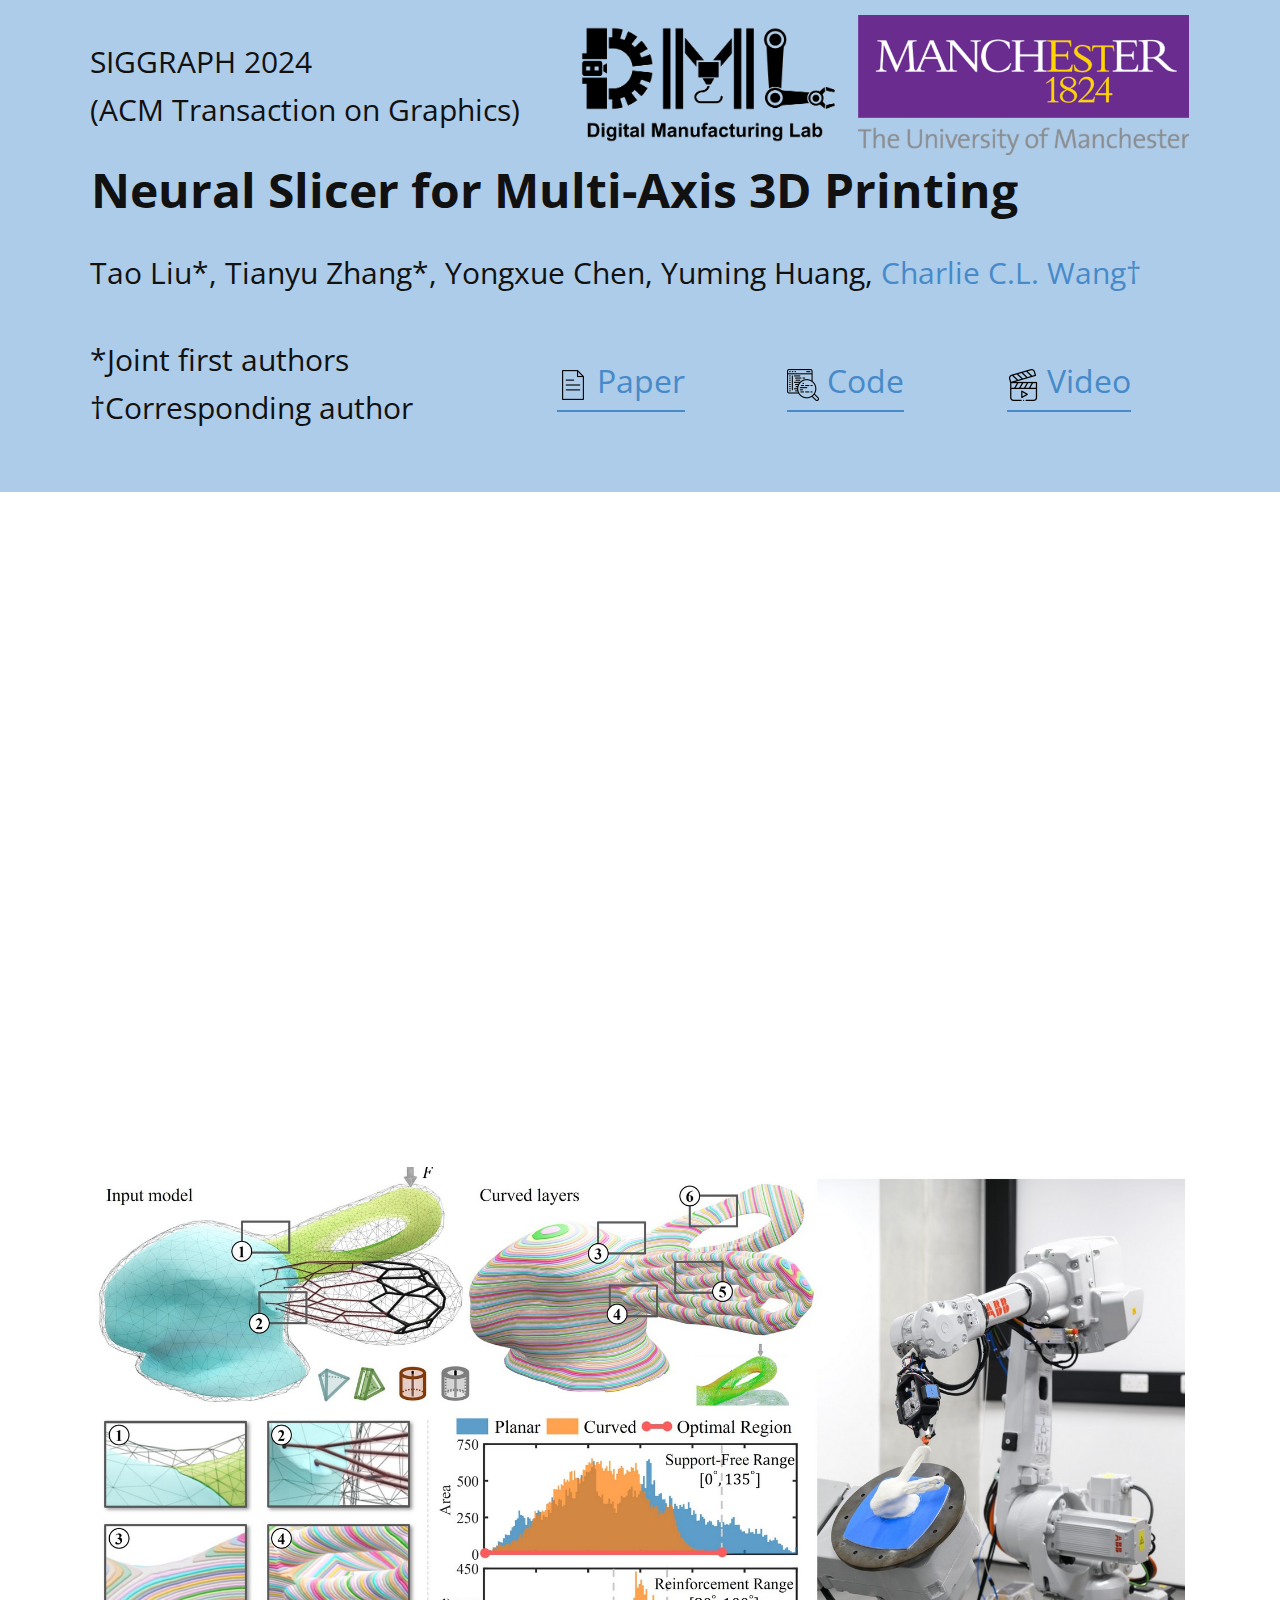
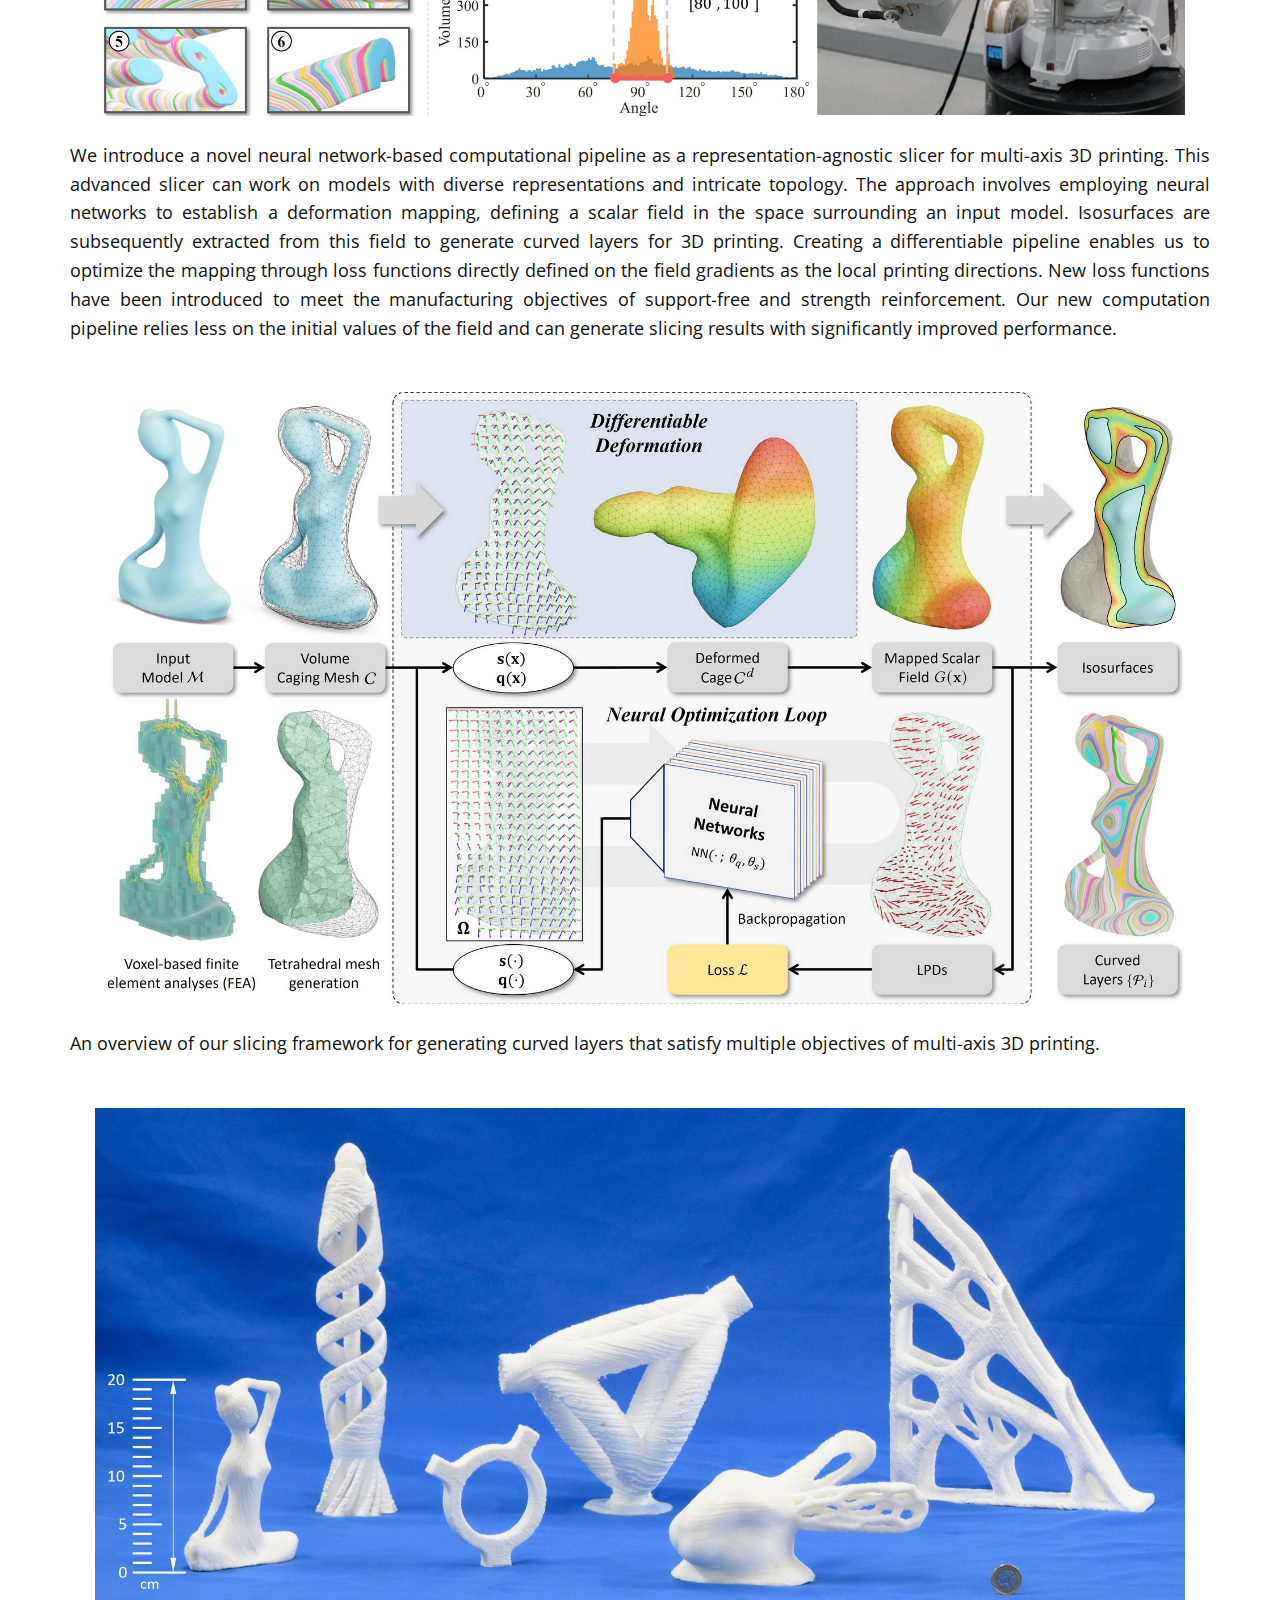
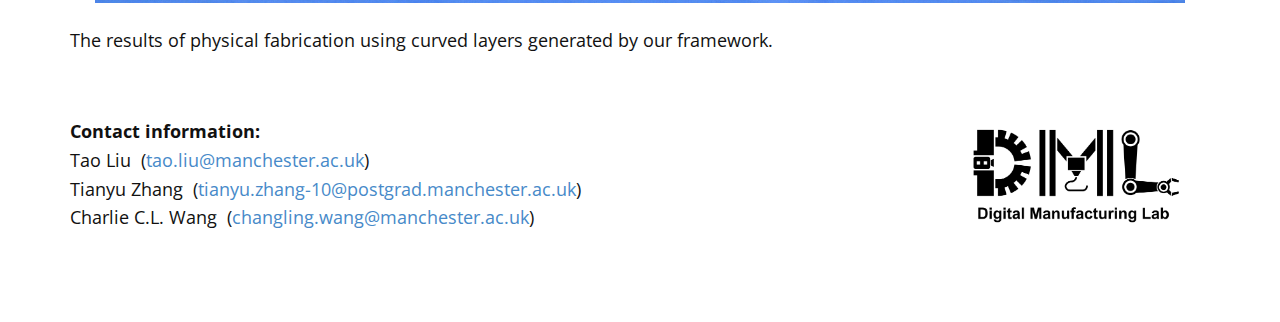
<file: index.html>
<!DOCTYPE html>
<html style="font-size: 16px;" lang="en"><head>
    <meta name="viewport" content="width=device-width, initial-scale=1.0">
    <meta charset="utf-8">
    <meta name="keywords" content="">
    <meta name="description" content="">
    <title>Home</title>
    <link rel="stylesheet" href="nicepage.css" media="screen">
<link rel="stylesheet" href="Home.css" media="screen">
    <script class="u-script" type="text/javascript" src="jquery.js" defer=""></script>
    <script class="u-script" type="text/javascript" src="nicepage.js" defer=""></script>
    <meta name="generator" content="Nicepage 6.4.0, nicepage.com">
    <link id="u-theme-google-font" rel="stylesheet" href="https://fonts.googleapis.com/css?family=Roboto:100,100i,300,300i,400,400i,500,500i,700,700i,900,900i|Open+Sans:300,300i,400,400i,500,500i,600,600i,700,700i,800,800i">

    <script type="application/ld+json">{
		"@context": "http://schema.org",
		"@type": "Organization",
		"name": ""
}</script>
    <meta name="theme-color" content="#478ac9">
    <meta property="og:title" content="Home">
    <meta property="og:type" content="website">
  <meta data-intl-tel-input-cdn-path="intlTelInput/"></head>
  <body data-path-to-root="./" data-include-products="false" class="u-body u-xl-mode" data-lang="en">
    <section class="u-clearfix u-palette-1-light-2 u-section-1" id="sec-7144">
      <div class="u-clearfix u-sheet u-valign-middle-xs u-sheet-1">
        <div class="custom-expanded u-hidden-lg u-hidden-md u-hidden-xl u-list u-list-1">
          <div class="u-repeater u-repeater-1">
            <div class="u-container-style u-list-item u-repeater-item">
              <div class="u-container-layout u-similar-container u-valign-top-sm u-container-layout-1">
                <a href="https://doi.org/10.1145/3658212" class="u-active-none u-align-center u-border-2 u-border-no-left u-border-no-right u-border-no-top u-border-palette-1-base u-btn u-button-style u-custom-item u-hover-none u-none u-btn-1"><span class="u-file-icon u-icon" data-animation-name="" data-animation-duration="0" data-animation-delay="0" data-animation-direction=""><img src="images/9119863.png" alt=""></span>&nbsp;Paper
                </a>
              </div>
            </div>
            <div class="u-container-style u-list-item u-repeater-item">
              <div class="u-container-layout u-similar-container u-valign-top-sm u-container-layout-2">
                <a href="https://github.com/RyanTaoLiu/NeuralSlicer" class="u-active-none u-align-center u-border-2 u-border-no-left u-border-no-right u-border-no-top u-border-palette-1-base u-btn u-button-style u-custom-item u-hover-none u-none u-btn-2"><span class="u-file-icon u-icon" data-animation-name="" data-animation-duration="0" data-animation-delay="0" data-animation-direction=""><img src="images/6404128.png" alt=""></span>&nbsp; Code
                </a>
              </div>
            </div>
            <div class="u-container-style u-list-item u-repeater-item">
              <div class="u-container-layout u-similar-container u-valign-top-sm u-container-layout-3">
                <a href="https://www.youtube.com/watch?v=LF1fRD7ygdE/" class="u-active-none u-align-center u-border-2 u-border-no-left u-border-no-right u-border-no-top u-border-palette-1-base u-btn u-button-style u-custom-item u-hover-none u-none u-btn-3"><span class="u-file-icon u-icon" data-animation-name="" data-animation-duration="0" data-animation-delay="0" data-animation-direction=""><img src="images/1179120.png" alt=""></span>&nbsp;Video<span style="font-size: 2rem;"></span>
                </a>
              </div>
            </div>
          </div>
        </div>
        <img class="u-hidden-md u-hidden-sm u-hidden-xs u-image u-image-default u-preserve-proportions u-image-1" src="images/manchester.png" alt="" data-image-width="1096" data-image-height="464">
        <p class="u-text u-text-default u-text-1"> Neural Slicer for Multi-Axis 3D Printing</p>
        <img class="u-hidden-md u-hidden-sm u-hidden-xs u-image u-image-contain u-image-default u-image-2" src="images/dml_logo.png" alt="" data-image-width="3427" data-image-height="1763">
        <p class="u-hidden-xs u-text u-text-default u-text-2"> SIGGRAPH 2024&nbsp;<br>(ACM Transaction on Graphics)
        </p>
        <p class="u-text u-text-3">Tao Liu*, Tianyu Zhang*, Yongxue Chen, Yuming Huang, <a href="https://mewangcl.github.io/">Charlie C.L. Wang†</a></p>
        <div class="custom-expanded data-layout-selected u-clearfix u-gutter-0 u-hidden-xs u-layout-wrap u-layout-wrap-1">
          <div class="u-layout">
            <div class="u-layout-row">
              <div class="u-container-style u-hidden-sm u-hidden-xs u-layout-cell u-size-20 u-layout-cell-1">
                <div class="u-container-layout u-valign-middle-lg u-valign-middle-md u-valign-middle-xl u-container-layout-4">
                  <a href="https://doi.org/10.1145/3658212" class="u-active-none u-align-center u-border-2 u-border-no-left u-border-no-right u-border-no-top u-border-palette-1-base u-btn u-btn-rectangle u-button-style u-hover-none u-none u-btn-4"><span class="u-file-icon u-icon"><img src="images/9119863.png" alt=""></span>&nbsp;Paper
                  </a>
                </div>
              </div>
              <div class="u-container-style u-hidden-sm u-hidden-xs u-layout-cell u-size-20 u-layout-cell-2">
                <div class="u-container-layout u-valign-middle u-container-layout-5">
                  <a href="https://github.com/RyanTaoLiu/NeuralSlicer" class="u-active-none u-align-center u-border-2 u-border-no-left u-border-no-right u-border-no-top u-border-palette-1-base u-btn u-btn-rectangle u-button-style u-hover-none u-none u-btn-5"><span class="u-file-icon u-icon"><img src="images/6404128.png" alt=""></span>&nbsp;Code
                  </a>
                </div>
              </div>
              <div class="u-container-style u-hidden-sm u-hidden-xs u-layout-cell u-size-20 u-layout-cell-3">
                <div class="u-container-layout u-valign-middle u-container-layout-6">
                  <a href="https://www.youtube.com/watch?v=LF1fRD7ygdE" class="u-active-none u-align-center u-border-2 u-border-no-left u-border-no-right u-border-no-top u-border-palette-1-base u-btn u-btn-rectangle u-button-style u-hover-none u-none u-btn-6"><span class="u-file-icon u-icon"><img src="images/1179120.png" alt=""></span>&nbsp;Video<span style="font-size: 2rem;"></span>
                  </a>
                </div>
              </div>
            </div>
          </div>
        </div>
        <p class="u-text u-text-default u-text-4"> *Joint first authors&nbsp; &nbsp; &nbsp; &nbsp;&nbsp;<br>†Corresponding author
        </p>
      </div>
    </section>
    <section class="u-clearfix u-section-2" id="sec-4021">
      <div class="u-clearfix u-sheet u-valign-middle u-sheet-1">
        <div class="u-preserve-proportions u-video u-video-contain u-video-1">
          <div class="embed-responsive embed-responsive-1">
            <iframe style="position: absolute;top: 0;left: 0;width: 100%;height: 100%;" class="embed-responsive-item" src="https://www.youtube.com/embed/LF1fRD7ygdE" frameborder="0" allowfullscreen" frameborder="1" allow="accelerometer; autoplay; clipboard-write; encrypted-media; gyroscope; picture-in-picture; web-share" referrerpolicy="strict-origin-when-cross-origin" allowfullscreen></iframe>
          </div>
        </div>
      </div>
    </section>
    <section class="u-clearfix u-section-3" id="sec-1147">
      <div class="u-clearfix u-sheet u-valign-top u-sheet-1">
        <img class="custom-expanded u-image u-image-default u-preserve-proportions u-image-1" src="images/teaser2-16.jpg" alt="" data-image-width="5027" data-image-height="2626">
        <!--<p class="u-align-justify u-text u-text-default u-text-1"> Multi-axis motion introduces more degrees of freedom into the process of 3D printing to enable different objectives of fabrication by accumulating materials layers upon curved layers. An existing challenge is how to effectively generate the curved layers satisfying multiple objectives simultaneously. This paper presents a general slicing framework for achieving multiple fabrication objectives including support free, strength reinforcement and surface quality. These objectives are formulated as local printing directions varied in the volume of a solid, which are achieved by computing the rotation-driven deformation for the input model. The height field of a deformed model is mapped into a scalar field on its original shape, the isosurfaces of which give the curved layers of multi-axis 3D printing. The deformation can be effectively optimized with the help of quaternion fields to achieve the fabrication objectives. The effectiveness of our method has been verified on a variety of models.&nbsp;</p>-->
		<p class="u-align-justify u-text u-text-default u-text-1"> We introduce a novel neural network-based computational pipeline as a representation-agnostic slicer for multi-axis 3D printing. This advanced slicer can work on models with diverse representations and intricate topology. The approach involves employing neural networks to establish a deformation mapping, defining a scalar field in the space surrounding an input model. Isosurfaces are subsequently extracted from this field to generate curved layers for 3D printing. Creating a differentiable pipeline enables us to optimize the mapping through loss functions directly defined on the field gradients as the local printing directions. New loss functions have been introduced to meet the manufacturing objectives of support-free and strength reinforcement. Our new computation pipeline relies less on the initial values of the field and can generate slicing results with significantly improved performance.&nbsp;</p>
		
      </div>
    </section>
    <section class="u-clearfix u-section-4" id="sec-c854">
      <div class="u-clearfix u-sheet u-sheet-1">
        <img class="custom-expanded u-image u-image-default u-preserve-proportions u-image-1" src="images/figure2_new.jpg" alt="" data-image-width="4414" data-image-height="2480">
        <p class="u-align-left u-text u-text-default u-text-1"> An overview of our slicing framework for generating curved layers that satisfy multiple objectives of multi-axis 3D printing.</p>
      </div>
    </section>
    <section class="u-clearfix u-section-5" id="sec-3a20">
      <div class="u-clearfix u-sheet u-sheet-1">
        <img class="u-image u-image-default u-preserve-proportions u-image-1" src="images/printingResultNew.jpg" alt="" data-image-width="3460" data-image-height="1570">
        <p class="u-align-left u-text u-text-default u-text-1"> The results of physical fabrication using curved layers generated by our framework.</p>
      </div>
    </section>
    <section class="u-clearfix u-section-6" id="sec-fe63">
      <div class="u-clearfix u-sheet u-sheet-1">
        <p class="u-text u-text-default u-text-1"><b>Contact information:&nbsp;</b>
          <br>Tao Liu&nbsp; (<a href="mailto:tao.liu@manchester.ac.uk">tao.liu@manchester.ac.uk</a>)<br>Tianyu Zhang&nbsp; (<a href="mailto:tianyu.zhang-10@postgrad.manchester.ac.uk">tianyu.zhang-10@postgrad.manchester.ac.uk</a>)<br>Charlie C.L. Wang&nbsp; (<a href="mailto:changling.wang@manchester.ac.uk">changling.wang@manchester.ac.uk</a>)
        </p>
        <img class="u-image u-image-contain u-image-default u-image-1" src="images/dml_logo.png" alt="" data-image-width="3427" data-image-height="1763">
      </div>
    </section>
      
</body></html>
</file>
